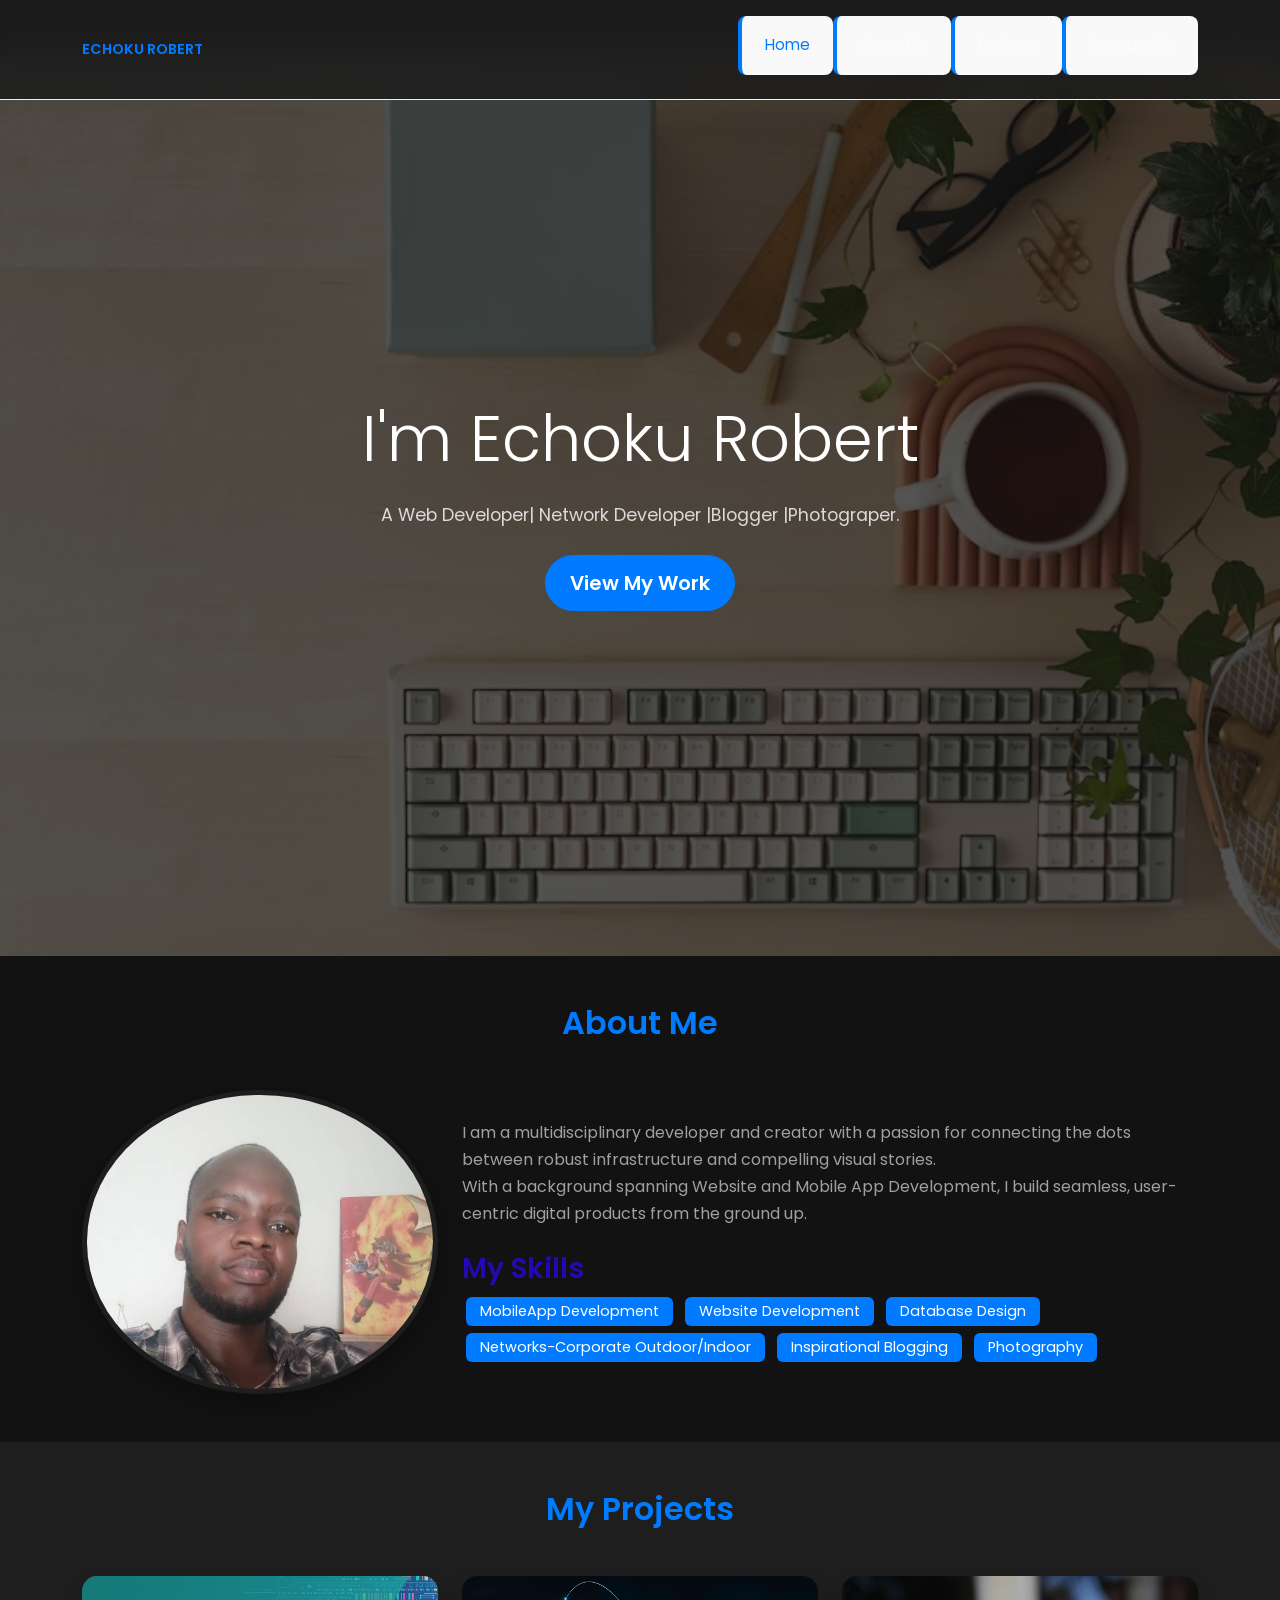
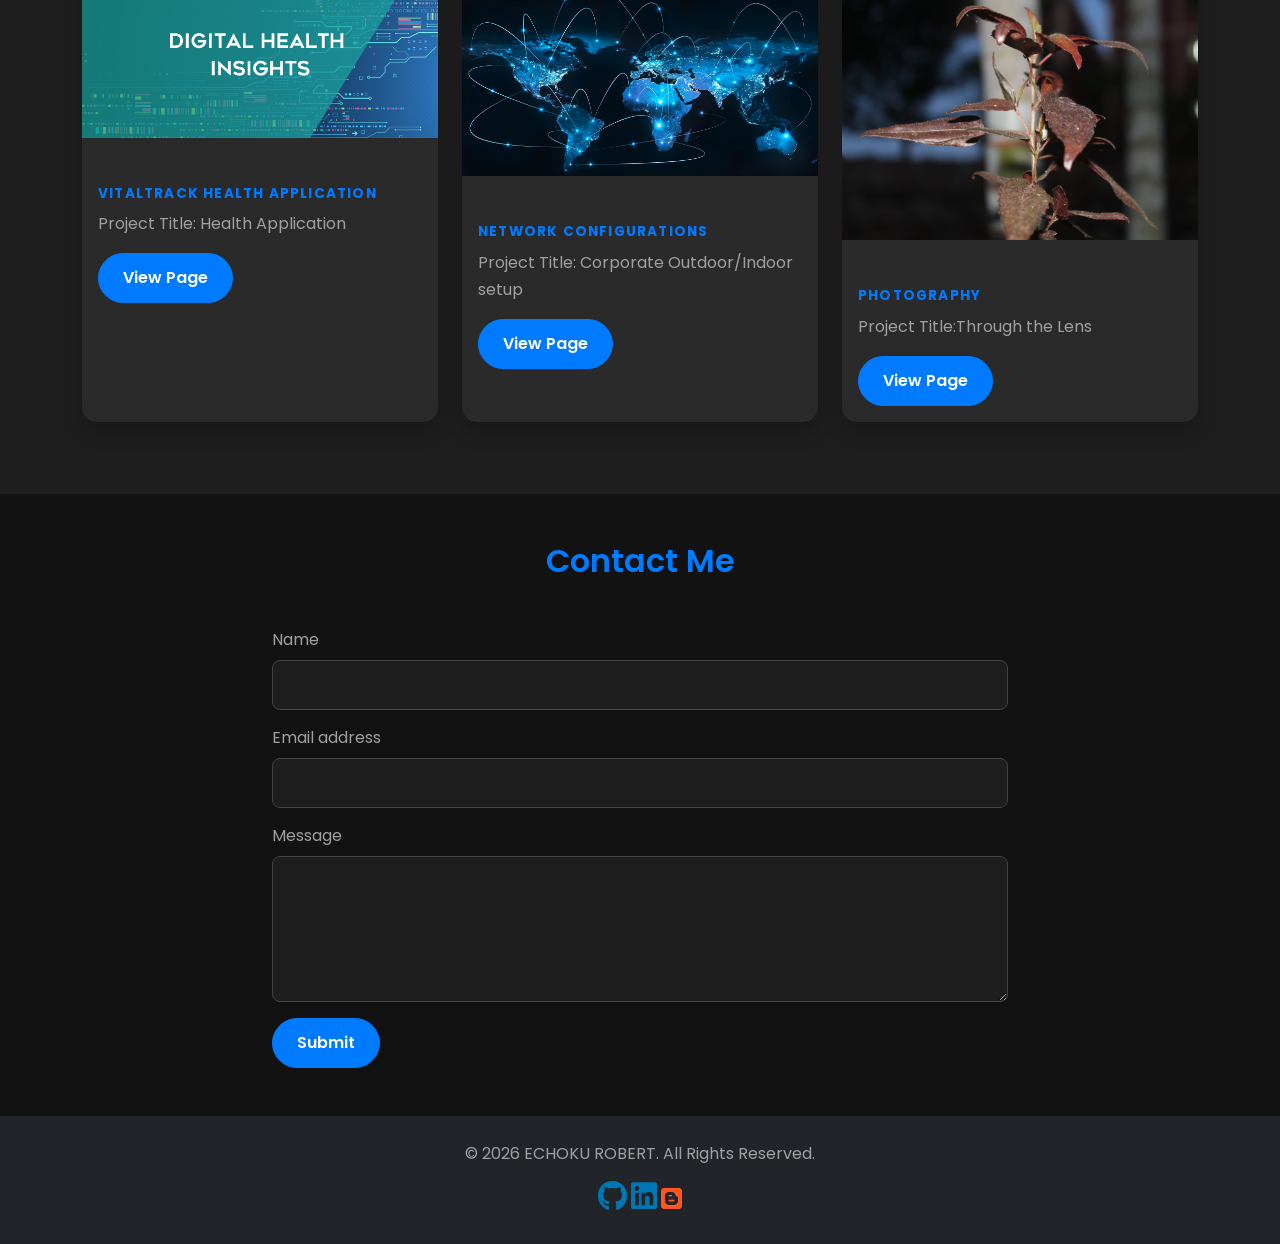
<file: index.html>
<!DOCTYPE html>
<html lang="en">
<head>
    <meta charset="UTF-8">
    <meta name="viewport" content="width=device-width, initial-scale=1.0">
    <title>ECHOKU ROBERT - Personal Portfolio</title>

    <!-- Bootstrap CSS CDN -->
    <link href="https://cdn.jsdelivr.net/npm/bootstrap@5.3.3/dist/css/bootstrap.min.css" rel="stylesheet" integrity="sha384-QWTKZyjpPEjISv5WaRU9OFeRpok6YctnYmDr5pNlyT2bRjXh0JMhjY6hW+ALEwIH" crossorigin="anonymous">

    <!-- Custom CSS - MUST be linked AFTER Bootstrap CSS -->
    <link rel="stylesheet" href="styles.css">

    <!-- Google Fonts (Poppins) -->
    <link rel="preconnect" href="https://fonts.googleapis.com">
    <link rel="preconnect" href="https://fonts.gstatic.com" crossorigin>
    <link href="https://fonts.googleapis.com/css2?family=Poppins:wght@300;400;600;700&display=swap" rel="stylesheet">

    <!-- Bootstrap Icons CDN -->
    <link rel="stylesheet" href="https://cdn.jsdelivr.net/npm/bootstrap-icons@1.11.3/font/bootstrap-icons.min.css">
    <link rel="stylesheet" href="https://cdnjs.cloudflare.com/ajax/libs/font-awesome/6.0.0/css/all.min.css">
    <link rel="stylesheet" href="https://cdnjs.cloudflare.com/ajax/libs/font-awesome/6.0.0/css/all.min.css">
</head>
<body data-bs-spy="scroll" data-bs-target="#main-nav">

    <!-- Header & Navigation -->
    <header>
        <nav class="navbar navbar-expand-lg navbar-dark bg-dark fixed-top" id="main-nav">
            <div class="container">
                <a class="navbar-brand" href="#home">ECHOKU ROBERT</a>
                <button class="navbar-toggler" type="button" data-bs-toggle="collapse" data-bs-target="#navbarNav" aria-controls="navbarNav" aria-expanded="false" aria-label="Toggle navigation">
                    <span class="navbar-toggler-icon"></span>
                </button>
                <div class="collapse navbar-collapse" id="navbarNav">
                    <ul class="navbar-nav ms-auto">
                        <li class="nav-item">
                            <a class="nav-link" href="#home">Home</a>
                        </li>
                        <li class="nav-item">
                            <a class="nav-link" href="#about">AboutMe</a>
                        </li>
                        <li class="nav-item">
                            <a class="nav-link" href="#projects">Projects</a>
                        </li>
                        <li class="nav-item">
                            <a class="nav-link" href="#contact">ContactMe</a>
                        </li>
                    </ul>
                </div>
            </div>
        </nav>
    </header>

    <main>
        <!-- Hero Section -->
        <section id="home" class="d-flex align-items-center">
            <div class="container text-center">
                <h1 class="display-3">I'm Echoku Robert</h1>
                <p class="lead my-4">A Web Developer| Network Developer |Blogger |Photograper.</p>
                <a href="#projects" class="btn btn-primary btn-lg">View My Work</a>
            </div>
        </section>

        <!-- About Me Section -->
        <section id="about" class="py-5">
            <div class="container">
                <h2 class="text-center mb-5">About Me</h2>
                <div class="row align-items-center">
                    <div class="col-lg-4 text-center mb-4 mb-lg-0">
                        <img src="images/try.jpg" class="img-fluid rounded-circle" alt="A professional photo or avatar of yourself">
                    </div>
                    <div class="col-lg-8">
                        <p>I am a multidisciplinary developer and creator with a passion for connecting the dots between robust infrastructure and compelling visual stories.<br>
                            With a background spanning Website and Mobile App Development, I build seamless, user-centric digital products from the ground up. <br.
                            My technical foundation is rooted in Network Administration, ensuring that everything I build is secure, scalable, and efficient. But I don’t just stop at the code—I’m also a Blogger and Photographer, dedicated to crafting the narratives and imagery that give digital spaces their soul. Whether I’m configuring a server or capturing a high-resolution landscape, my goal is the same: creating impact through precision and creativity..</p>
                        <h3 class="mt-4">My Skills</h3>
                        <div class="skills-list">
                            <span class="badge">MobileApp Development</span>
                            <span class="badge">Website Development</span>
                            <span class="badge">Database Design</span>
                            <span class="badge">Networks-Corporate Outdoor/Indoor </span>
                            <span class="badge">Inspirational Blogging</span>
                            <span class="badge">Photography</span>
                        </div>
                    </div>
                </div>
            </div>
        </section>

        <!-- Projects/Work Section -->
        <section id="projects" class="py-5 bg-light-custom">
            <div class="container">
                <h2 class="text-center mb-5">My Projects</h2>
                <div class="row">
                    <!-- Project 1 -->
                    <div class="col-lg-4 col-md-6 mb-4">
                        <div class="card h-100">
                            <img src="images/health.webp" class="card-img-top" alt="Screenshot or graphic for Project 1">
                            <div class="card-body">
                                <h5 class="card-title">VitalTrack Health Application</h5>
                                <p class="card-text">Project Title: Health Application <br></p>
                                <a href="project-health.html" class="btn btn-primary">View Page</a>
                            </div>
                        </div>
                    </div>
                    <!-- Project 2 -->
                    <div class="col-lg-4 col-md-6 mb-4">
                        <div class="card h-100">
                            <img src="images/networks.png" class="card-img-top" alt="Screenshot or graphic for Project 2">
                            <div class="card-body">
                                <h5 class="card-title">Network Configurations</h5>
                                <p class="card-text">Project Title: Corporate Outdoor/Indoor setup</p>
                                <a href="project-network.html" class="btn btn-primary">View Page</a>
                            </div>
                        </div>
                    </div>
                    <!-- Project 3 -->
                    <div class="col-lg-4 col-md-6 mb-4">
                        <div class="card h-100">
                            <img src="images/ndejje.JPG" class="card-img-top" alt="Screenshot or graphic for Project 3">
                            <div class="card-body">
                                <h5 class="card-title">Photography</h5>
                                <p class="card-text">Project Title:Through the Lens</p>
                                <a href="project-photography.html" class="btn btn-primary">View Page</a>
                            </div>
                        </div>
                    </div>
                </div>
            </div>
        </section>

        <!-- Contact Section -->
        <section id="contact" class="py-5">
            <div class="container">
                <h2 class="text-center mb-5">Contact Me</h2>
                <div class="row">
                    <div class="col-md-8 mx-auto">
                        <form>
                            <div class="mb-3">
                                <label for="name" class="form-label">Name</label>
                                <input type="text" class="form-control" id="name" required>
                            </div>
                            <div class="mb-3">
                                <label for="email" class="form-label">Email address</label>
                                <input type="email" class="form-control" id="email" required>
                            </div>
                            <div class="mb-3">
                                <label for="message" class="form-label">Message</label>
                                <textarea class="form-control" id="message" rows="5" required></textarea>
                            </div>
                            <button type="submit" class="btn btn-primary">Submit</button>
                        </form>
                    </div>
                </div>
            </div>
        </section>
    </main>

    <!-- Footer -->
    <footer class="bg-dark text-white text-center py-4">
        <div class="container">
            <p class="mb-2">&copy; 2026 ECHOKU ROBERT. All Rights Reserved.</p>
            <div class="social-icons">
                <a href="https://github.com/EchokuRobert" target="_blank" style="font-size: 30px; color: #0077b5; text-decoration: none;"><i class="fa-brands fa-github"></i></a>
                <a href="https://www.linkedin.com/in/echokurobert" target="_blank" style="font-size: 30px; color: #0077b5; text-decoration: none;">
                 <i class="fa-brands fa-linkedin"></i></a>
                <a href="https://pearlcreatives.blogspot.com" style="font-size: 24px; color: #ff5722;">
               <i class="fa-brands fa-blogger"></i></a>
            </div>
        </div>
    </footer>

    <!-- Bootstrap JS Bundle CDN -->
    <script src="https://cdn.jsdelivr.net/npm/bootstrap@5.3.3/dist/js/bootstrap.bundle.min.js" integrity="sha384-YvpcrYf0tY3lHB60NNkmXc5s9fDVZLESaAA55NDzOxhy9GkcIdslK1eN7N6jIeHz" crossorigin="anonymous"></script>
</body>
</html>
</file>
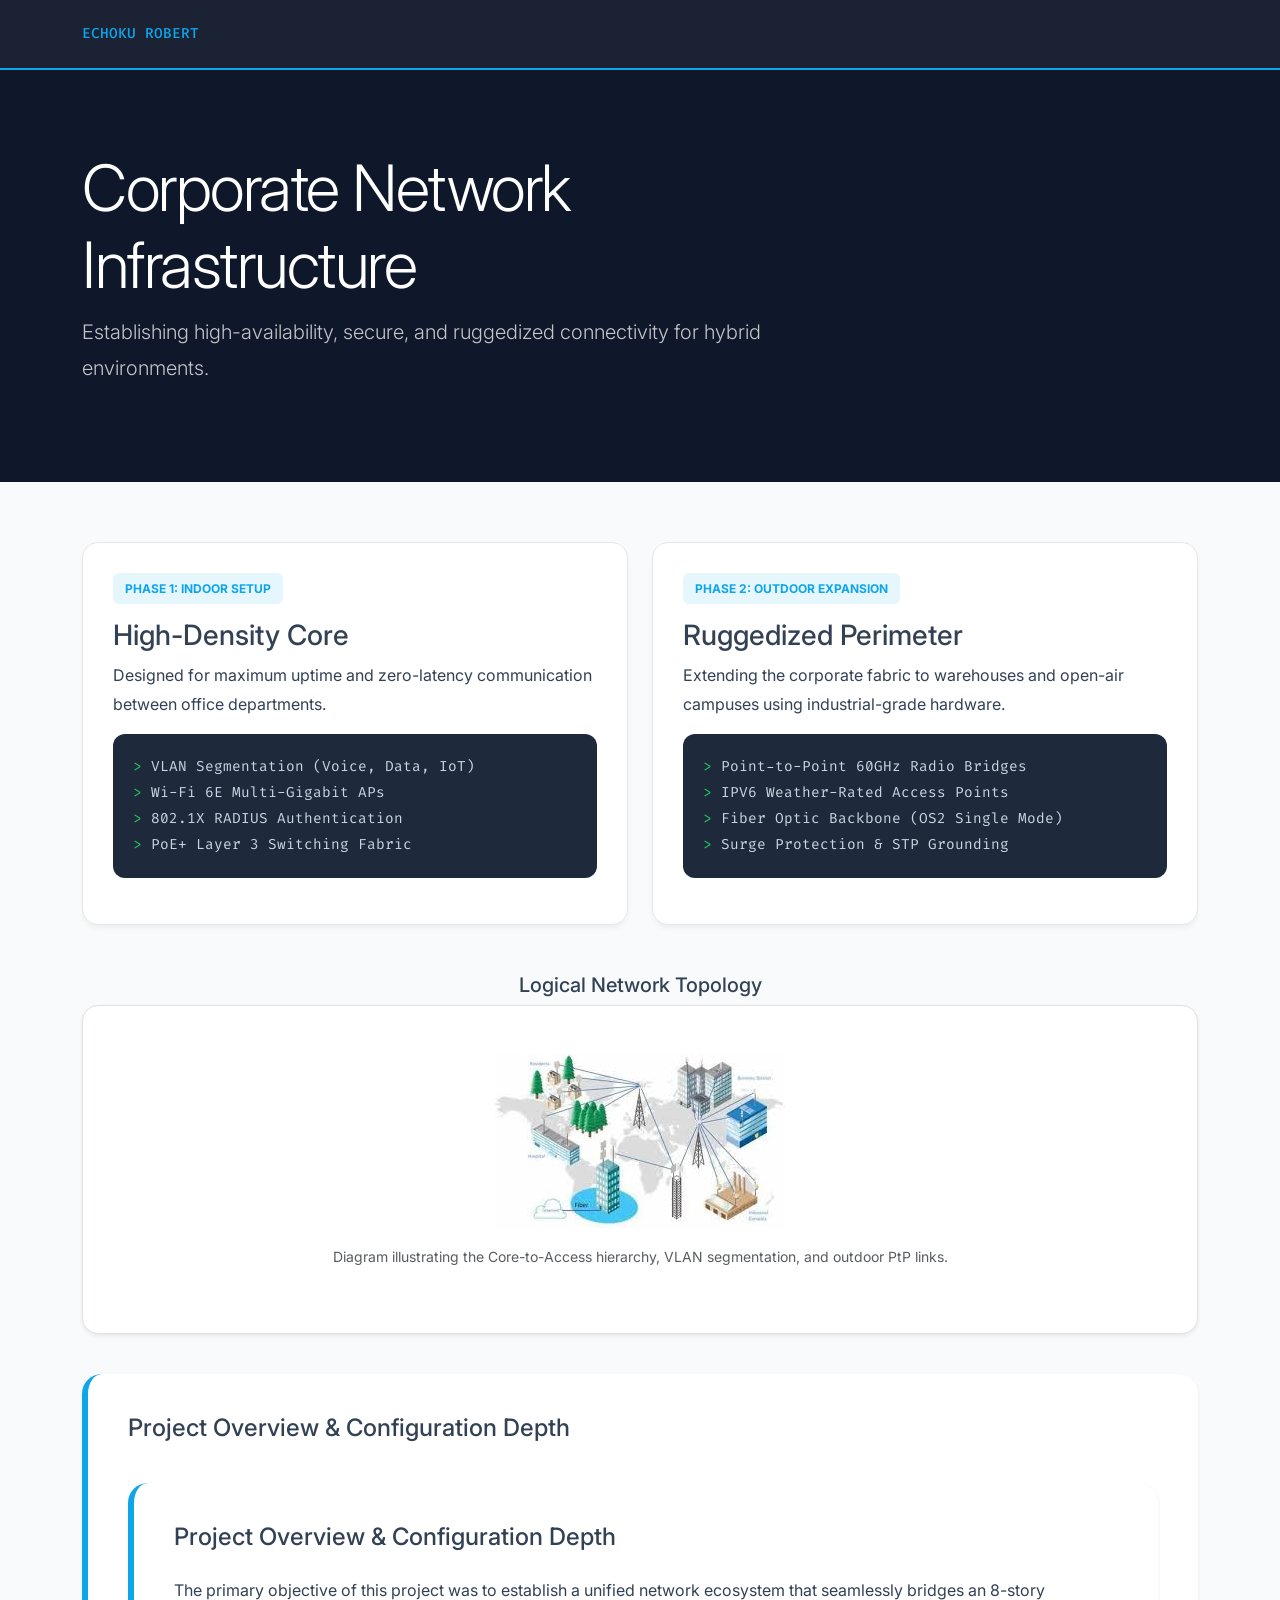
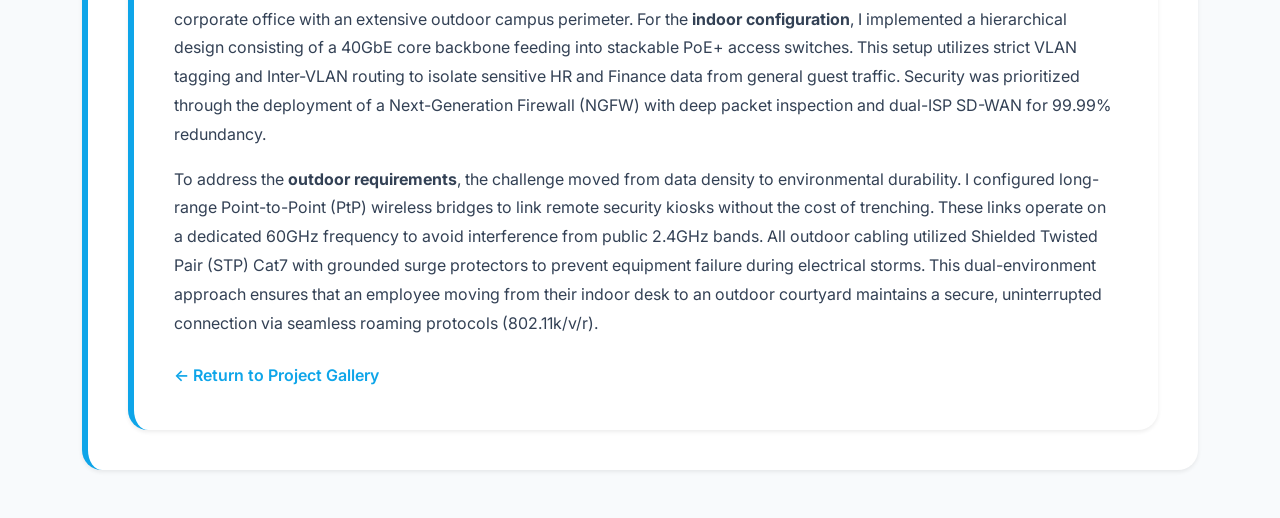
<file: project-network.html>
<!DOCTYPE html>
<html lang="en">
<head>
    <meta charset="UTF-8">
    <meta name="viewport" content="width=device-width, initial-scale=1.0">
    <title>Corporate Infrastructure - Network Details</title>
    <link href="https://cdn.jsdelivr.net/npm/bootstrap@5.3.0/dist/css/bootstrap.min.css" rel="stylesheet">
    <link href="https://fonts.googleapis.com/css2?family=Fira+Code:wght@400;500&family=Inter:wght@400;700;800&display=swap" rel="stylesheet">
    
    <style>
        :root {
            --admin-blue: #0ea5e9;
            --tech-dark: #0f172a;
            --surface-gray: #f1f5f9;
            --terminal-green: #22c55e;
        }

        body {
            font-family: 'Inter', sans-serif;
            color: #334155;
            background-color: #f8fafc;
            line-height: 1.8;
        }

        /* Navbar with subtle tech border */
        .navbar {
            background: rgba(15, 23, 42, 0.95) !important;
            backdrop-filter: blur(10px);
            border-bottom: 2px solid var(--admin-blue);
            padding: 1rem 0;
        }

        .navbar-brand {
            font-family: 'Fira Code', monospace;
            font-weight: 500;
            color: var(--admin-blue) !important;
            font-size: 0.9rem;
        }

        /* Hero Banner */
        .network-hero {
            background: var(--tech-dark);
            color: white;
            padding: 80px 0;
            margin-bottom: 60px;
            position: relative;
            overflow: hidden;
        }

        .network-hero::after {
            content: "";
            position: absolute;
            top: 0; left: 0; right: 0; bottom: 0;
            background-image: radial-gradient(var(--admin-blue) 0.5px, transparent 0.5px);
            background-size: 20px 20px;
            opacity: 0.1;
        }

        h1 {
            font-weight: 800;
            letter-spacing: -1.5px;
            margin-bottom: 10px;
        }

        /* Configuration Cards */
        .config-card {
            background: white;
            border-radius: 16px;
            padding: 30px;
            height: 100%;
            border: 1px solid #e2e8f0;
            box-shadow: 0 4px 6px -1px rgba(0, 0, 0, 0.05);
            transition: transform 0.3s ease;
        }

        .config-card:hover {
            transform: translateY(-5px);
            border-color: var(--admin-blue);
        }

        .badge-tech {
            background: rgba(14, 165, 233, 0.1);
            color: var(--admin-blue);
            font-weight: 700;
            font-size: 0.75rem;
            padding: 5px 12px;
            border-radius: 6px;
            text-transform: uppercase;
            margin-bottom: 15px;
            display: inline-block;
        }

        /* Detailed Description Paragraph */
        .detailed-text {
            background: white;
            padding: 40px;
            border-radius: 20px;
            border-left: 6px solid var(--admin-blue);
            margin-top: 40px;
        }

        /* Spec List */
        .spec-list {
            font-family: 'Fira Code', monospace;
            font-size: 0.9rem;
            background: #1e293b;
            color: #cbd5e1;
            padding: 20px;
            border-radius: 12px;
            list-style: none;
        }

        .spec-list li::before {
            content: "> ";
            color: var(--terminal-green);
        }

        .btn-back {
            text-decoration: none;
            color: var(--admin-blue);
            font-weight: 600;
            display: inline-flex;
            align-items: center;
            gap: 8px;
            transition: 0.3s;
        }

        .btn-back:hover { gap: 12px; }

    </style>
</head>
<body>

    <nav class="navbar sticky-top">
        <div class="container">
            <a class="navbar-brand" href="index.html">ECHOKU ROBERT</a>
        </div>
    </nav>

    <header class="network-hero">
        <div class="container">
            <div class="row">
                <div class="col-lg-8">
                    <h1 class="display-3">Corporate Network Infrastructure</h1>
                    <p class="lead opacity-75">Establishing high-availability, secure, and ruggedized connectivity for hybrid environments.</p>
                </div>
            </div>
        </div>
    </header>

    <div class="container mb-5">
        <div class="row g-4">
            <div class="col-md-6">
                <div class="config-card">
                    <span class="badge-tech">Phase 1: Indoor Setup</span>
                    <h3>High-Density Core</h3>
                    <p>Designed for maximum uptime and zero-latency communication between office departments.</p>
                    <ul class="spec-list mt-3">
                        <li>VLAN Segmentation (Voice, Data, IoT)</li>
                        <li>Wi-Fi 6E Multi-Gigabit APs</li>
                        <li>802.1X RADIUS Authentication</li>
                        <li>PoE+ Layer 3 Switching Fabric</li>
                    </ul>
                </div>
            </div>

            <div class="col-md-6">
                <div class="config-card">
                    <span class="badge-tech">Phase 2: Outdoor Expansion</span>
                    <h3>Ruggedized Perimeter</h3>
                    <p>Extending the corporate fabric to warehouses and open-air campuses using industrial-grade hardware.</p>
                    <ul class="spec-list mt-3">
                        <li>Point-to-Point 60GHz Radio Bridges</li>
                        <li>IPV6 Weather-Rated Access Points</li>
                        <li>Fiber Optic Backbone (OS2 Single Mode)</li>
                        <li>Surge Protection & STP Grounding</li>
                    </ul>
                </div>
            </div>
        </div>
         
        <div class="row mt-5 mb-4">
    <div class="col-12 text-center">
        <h5 class="section-title">Logical Network Topology</h5>
        <div class="diagram-container p-3 p-md-5 bg-white rounded-4 shadow-sm border">
            <img src="images/outdoor.jpg" class="img-fluid" alt="Corporate Network Topology Diagram">
            <p class="text-muted mt-3 small">Diagram illustrating the Core-to-Access hierarchy, VLAN segmentation, and outdoor PtP links.</p>
        </div>
    </div>
</div>
<div class="detailed-text shadow-sm">
    <h4 class="mb-4">Project Overview & Configuration Depth</h4>
        <div class="detailed-text shadow-sm">
            <h4 class="mb-4">Project Overview & Configuration Depth</h4>
            <p>
                The primary objective of this project was to establish a unified network ecosystem that seamlessly bridges an 8-story corporate office with an extensive outdoor campus perimeter. For the <strong>indoor configuration</strong>, I implemented a hierarchical design consisting of a 40GbE core backbone feeding into stackable PoE+ access switches. This setup utilizes strict VLAN tagging and Inter-VLAN routing to isolate sensitive HR and Finance data from general guest traffic. Security was prioritized through the deployment of a Next-Generation Firewall (NGFW) with deep packet inspection and dual-ISP SD-WAN for 99.99% redundancy.
            </p>
            <p>
                To address the <strong>outdoor requirements</strong>, the challenge moved from data density to environmental durability. I configured long-range Point-to-Point (PtP) wireless bridges to link remote security kiosks without the cost of trenching. These links operate on a dedicated 60GHz frequency to avoid interference from public 2.4GHz bands. All outdoor cabling utilized Shielded Twisted Pair (STP) Cat7 with grounded surge protectors to prevent equipment failure during electrical storms. This dual-environment approach ensures that an employee moving from their indoor desk to an outdoor courtyard maintains a secure, uninterrupted connection via seamless roaming protocols (802.11k/v/r).
            </p>
            
            <div class="mt-4">
                <a href="index.html" class="btn-back">← Return to Project Gallery</a>
            </div>
        </div>
    </div>

</body>
</html>
</file>
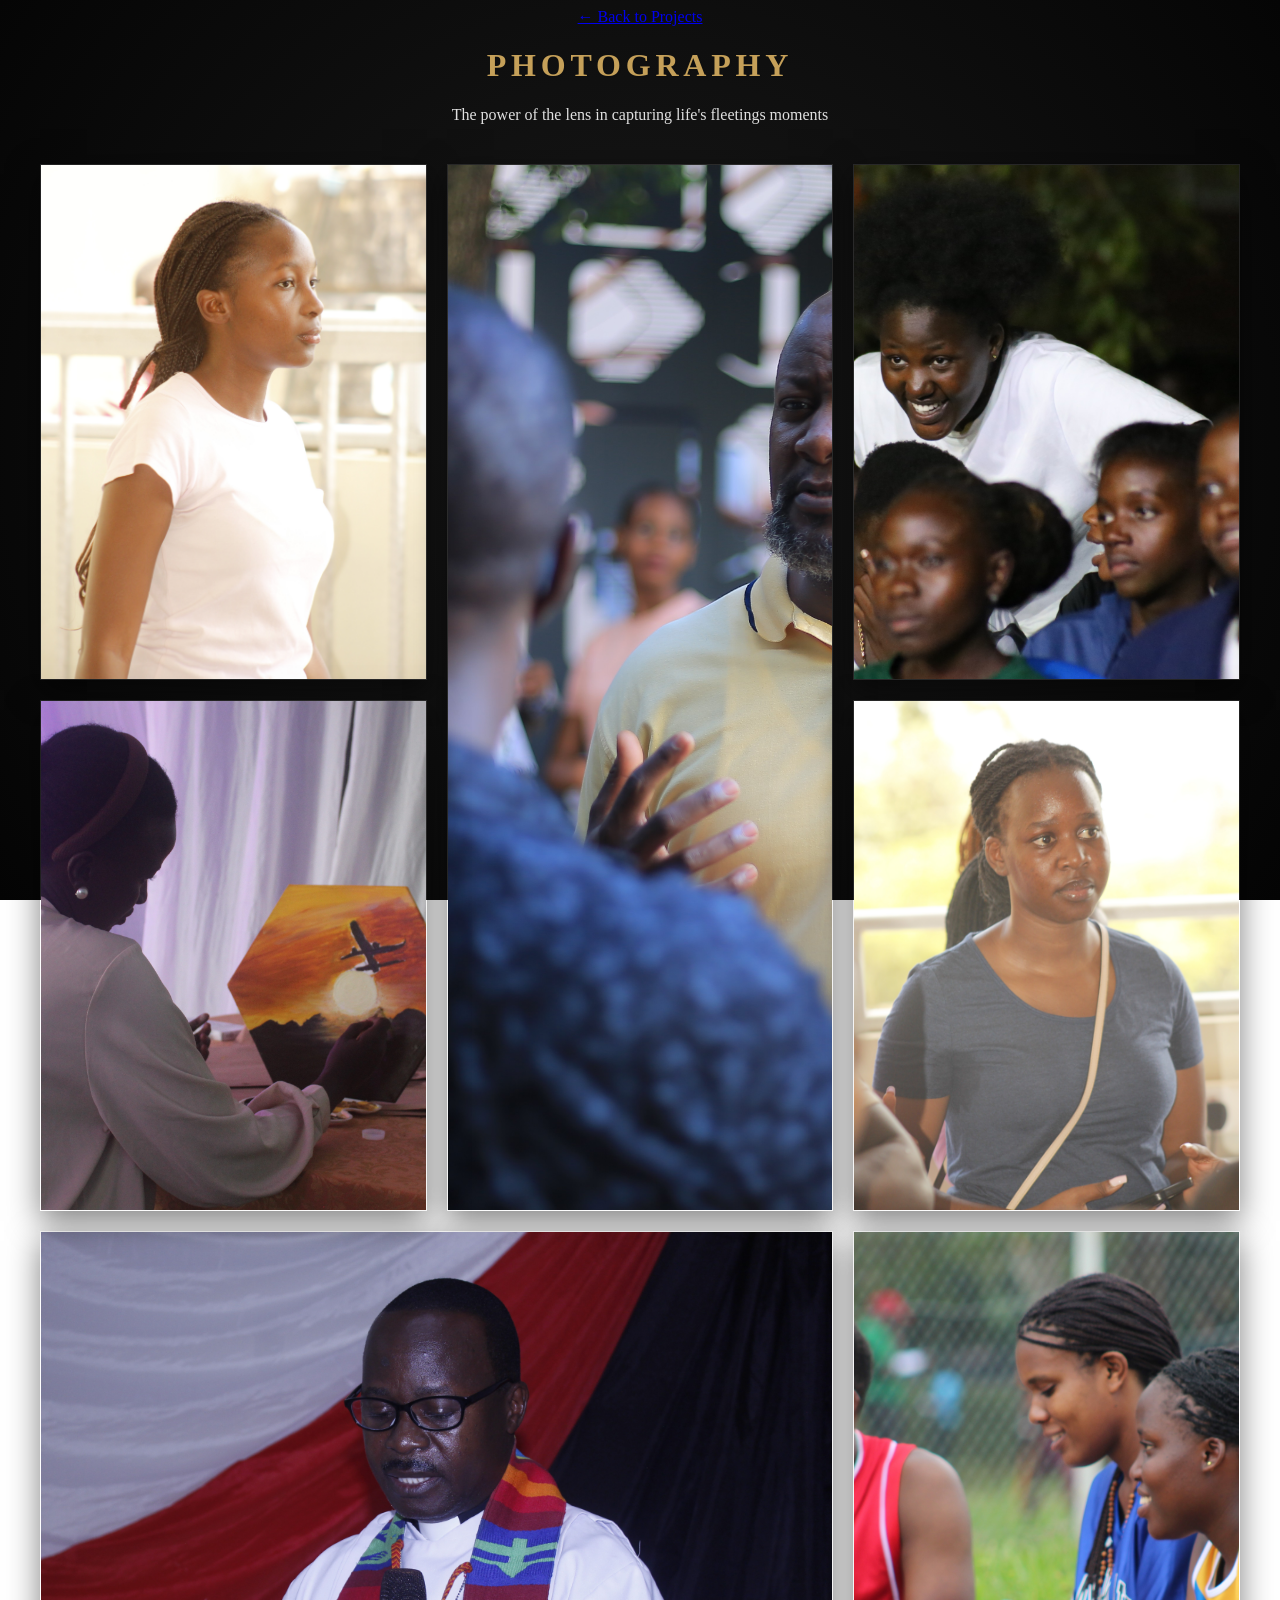
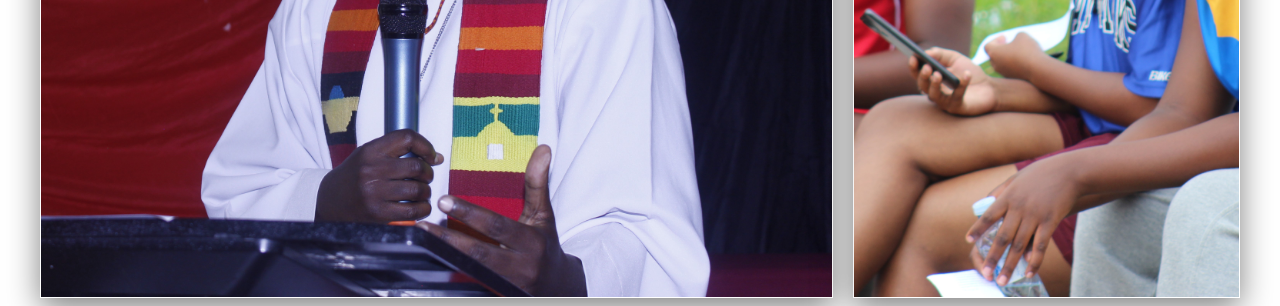
<file: project-photography.html>
<!DOCTYPE html>
<html lang="en">
<head>
    <meta charset="UTF-8">
    <meta name="viewport" content="width=device-width, initial-scale=1.0">
    <title>Project Gallery | Photography</title>
    <style>
        :root {
            --bg-color: #ffffff;
            --text-color: #1a1a1a;
            --accent-color: #666666;
        }

        body {
          background: radial-gradient(circle at center, #1a1a1a 0%, #050505 100%);
          background-attachment: fixed;
           color: #e0e0e0;
        }

        header {
            max-width: 1200px;
            margin: 0 auto 40px auto;
            text-align: center;
        }

        h1 { 
          color: #c5a059; /* Muted Gold */
          font-family: "Playfair Display", serif; /* Highly recommended for this color */
         letter-spacing: 0.15em;
         text-transform: uppercase;
         text-shadow: 1px 1px 2px rgba(0,0,0,0.05);
       }

        /* The Magic: CSS Grid */
        .gallery-container {
            max-width: 1200px;
            margin: 0 auto;
            display: grid;
            grid-template-columns: repeat(auto-fill, minmax(300px, 1fr));
            grid-gap: 20px;
            grid-auto-flow: dense;
        }

        .gallery-item {
           border: 1px solid rgba(255, 255, 255, 0.1);
           box-shadow: 0 10px 30px rgba(0, 0, 0, 0.5);
        }

        .gallery-item img {
            width: 100%;
            height: 100%;
            object-fit: cover;
            display: block;
            transition: opacity 0.3s ease;
        }

        /* Hover Effect */
        .gallery-item:hover {
            transform: scale(1.02);
            cursor: pointer;
        }

        /* Dynamic layout for variety */
        .gallery-item.wide { grid-column: span 2; }
        .gallery-item.tall { grid-row: span 2; }

        @media (max-width: 600px) {
            .gallery-item.wide { grid-column: span 1; }
        }
    </style>
</head>
<body>

    <header>
        <a href="index.html" class="back-link">← Back to Projects</a>
        <h1>Photography</h1>
        <p>The power of the lens in capturing life's fleetings moments</p>
    </header>

    <main class="gallery-container">
        <div class="gallery-item">
            <img src="images/becky.JPG" alt="Project detail 1">
        </div>
        <div class="gallery-item tall">
            <img src="images/kasumba.JPG" alt="Project detail 2">
        </div>
        <div class="gallery-item wide">
            <img src="images/latimar.JPG" alt="Project detail 3">
        </div>
        <div class="gallery-item">
            <img src="images/fun2.JPG" alt="Project detail 4">
        </div>
        <div class="gallery-item">
            <img src="images/nbs.JPG" alt="Project detail 5">
        </div>
         <div class="gallery-item">
            <img src="images/rochelle.JPG" alt="Project detail 5">
        </div>
         <div class="gallery-item">
            <img src="images/sports.JPG" alt="Project detail 5">
        </div>
        </main>

</body>
</html>
</file>
<file: styles.css>
/*
 * Custom CSS to personalize the Bootstrap portfolio template.
 */

/* --- Variable Definitions --- */
:root {
    --primary-color: #00A896; /* A vibrant teal for accents */
    --secondary-color: #02C39A;
    --dark-bg: #121212;       /* Main background color */
    --card-bg: #1E1E1E;       /* Background for cards and sections */
    --text-color: #2309b7f6;
    --text-muted-color: #A0A0A0;
    --font-family: 'Poppins', sans-serif;
}

/* --- General & Typography --- */
body {
    font-family: var(--font-family);
    background-color: var(--dark-bg);
    color: var(--text-color);
    padding-top: 56px; /* Offset for fixed navbar */
    
}

h1, h2, h3, h4, h5, h6 {
    font-weight: 600;
}

h2 {
    color: var(--primary-color);
}

p {
    color: var(--text-muted-color);
    line-height: 1.7;
}

section {
    padding: 6rem 0;
}

/* --- Header & Navigation --- */
.navbar {
    background-color: rgba(30, 30, 30, 0.9) !important; /* Semi-transparent dark bg */
    backdrop-filter: blur(10px);
}

.navbar-brand {
    font-weight: 700;
    color: var(--primary-color) !important;
}

.nav-link {
    font-weight: 400;
    transition: color 0.3s ease;
}

.nav-link:hover, .nav-link.active {
    color: var(--primary-color) !important;
}

/* --- Hero Section --- */
#home {
    min-height: 100vh;
    background: linear-gradient(rgba(18, 18, 18, 0.7), rgba(18, 18, 18, 0.7)), url("images/background.avif") no-repeat center center/cover;
}

#home h1 {
    color: #FFFFFF;
}

#home .lead {
    color: rgba(255, 255, 255, 0.8);
}

/* --- Buttons --- */
.btn-primary {
    background-color: var(--primary-color);
    border-color: var(--primary-color);
    border-radius: 50px; /* Pill-shaped buttons */
    padding: 0.75rem 1.5rem;
    font-weight: 600;
    transition: all 0.3s ease;
}

.btn-primary:hover {
    background-color: var(--secondary-color);
    border-color: var(--secondary-color);
    transform: translateY(-3px);
    box-shadow: 0 4px 15px rgba(2, 195, 154, 0.3);
}

/* --- About Me Section --- */
#about .badge {
    background-color: var(--primary-color);
    padding: 0.5em 1em;
    margin: 0.25em;
    font-size: 0.9rem;
    font-weight: 400;
}

#about .img-fluid {
    border: 5px solid var(--card-bg);
    box-shadow: 0 10px 30px rgba(0, 0, 0, 0.3);
}

/* --- Projects Section --- */
.bg-light-custom {
    background-color: var(--card-bg) !important;
}

.card {
    background-color: #2a2a2a;
    border: none;
    border-radius: 15px;
    overflow: hidden;
    box-shadow: 0 10px 20px rgba(0, 0, 0, 0.2);
    transition: transform 0.3s ease, box-shadow 0.3s ease;
}

.card:hover {
    transform: translateY(-10px);
    box-shadow: 0 15px 30px rgba(0, 0, 0, 0.4);
}

.card-title {
    color: var(--primary-color);
}

.card-text {
    color: var(--text-muted-color);
}

/* --- Contact Section --- */
.form-control {
    background-color: var(--card-bg);
    border: 1px solid #444;
    color: var(--text-color);
    border-radius: 8px;
    padding: 0.75rem 1rem;
}

.form-control:focus {
    background-color: var(--card-bg);
    border-color: var(--primary-color);
    color: var(--text-color);
    box-shadow: 0 0 0 0.25rem rgba(0, 168, 150, 0.25);
}

.form-label {
    color: var(--text-muted-color);
}

/* --- Footer --- */
footer {
    background-color: #1E1E1E !important;
}

.social-icons a {
    font-size: 1.5rem;
    transition: color 0.3s ease;
}

.social-icons a:hover {
    color: var(--primary-color) !important;
}
/* --- Custom Project Theme --- */
:root {
    --primary-color: #007bff; /* Professional Health Blue */
    --text-dark: #2d3436;
    --text-muted: #636e72;
    --bg-light: #f9f9f9;
}

body {
   
}

/* Navbar Styling */
.navbar {
    border-bottom: 1px solid #eee;
    padding: 1rem 0;
}

.navbar-brand {
    font-weight: 600;
    font-size: 0.9rem;
    color: var(--primary-color) !important;
    transition: 0.3s;
}

.navbar-brand:hover {
    transform: translateX(-5px);
}

/* Image Styling */
.img-fluid {
    transition: transform 0.5s ease, box-shadow 0.5s ease;
}

.img-fluid:hover {
    transform: scale(1.02);
    box-shadow: 0 15px 30px rgba(0,0,0,0.1) !important;
}

/* Typography */
h1.display-4 {
    font-weight: 800;
    color: var(--text-dark);
    margin-bottom: 0.5rem;
}

h5 {
    font-weight: 700;
    text-transform: uppercase;
    font-size: 0.85rem;
    letter-spacing: 1.2px;
    color: var(--primary-color);
    margin-top: 2rem;
}

.lead {
    font-weight: 400;
    font-size: 1.1rem;
}

/* Tech List Styling */
ul {
    list-style: none;
    padding-left: 0;
}

ul li {
    background: var(--bg-light);
    margin-bottom: 8px;
    padding: 10px 15px;
    border-radius: 8px;
    border-left: 4px solid var(--primary-color);
    font-size: 0.95rem;
}

ul li strong {
    color: var(--text-dark);
    display: inline-block;
    width: 120px;
}

/* Animation */
.row {
    animation: fadeIn 0.8s ease-in-out;
}

@keyframes fadeIn {
    from { opacity: 0; transform: translateY(20px); }
    to { opacity: 1; transform: translateY(0); }
}
</file>
